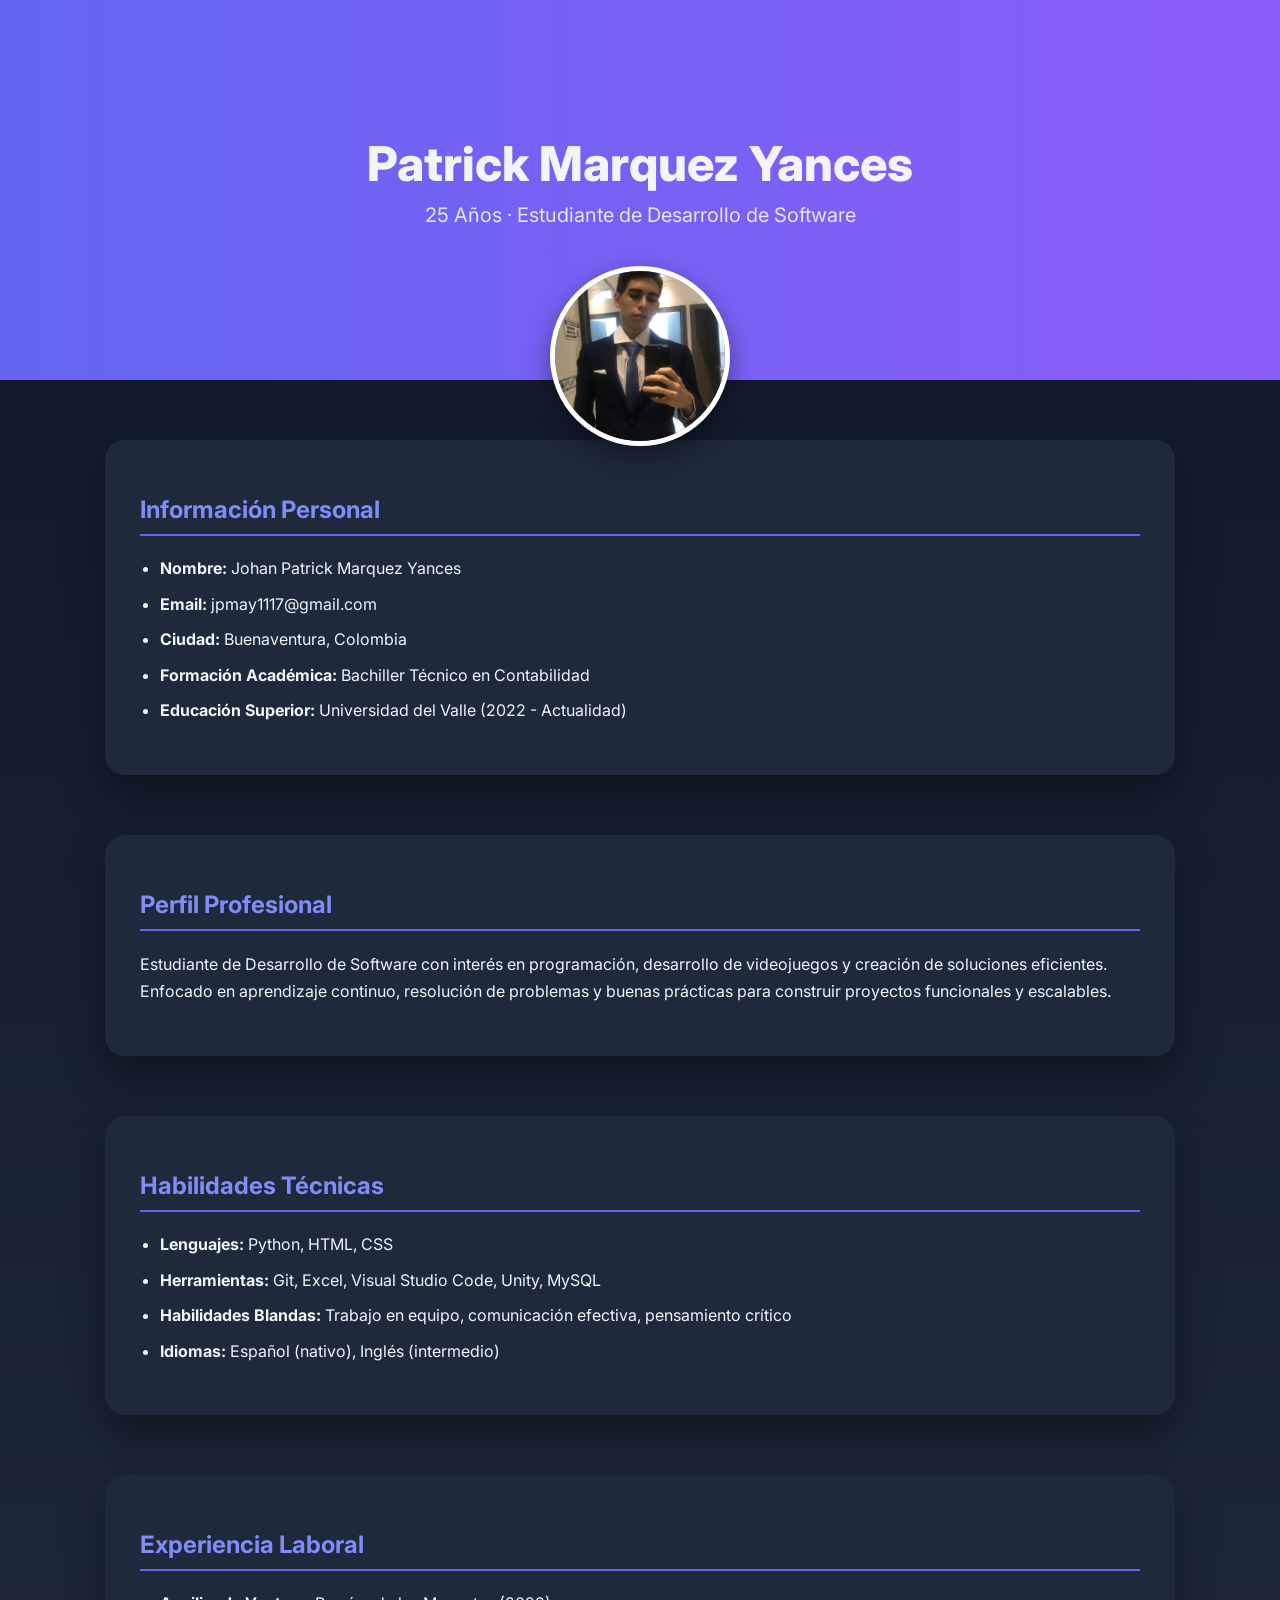
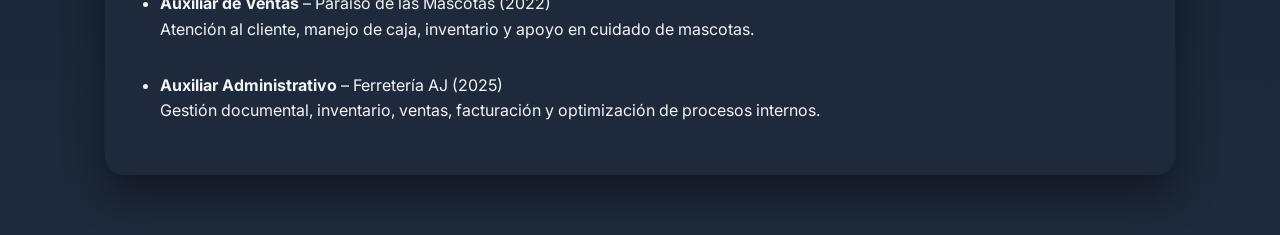
<file: index.html>
<!DOCTYPE html>
<html lang="es">
<head>
    <meta charset="UTF-8">
    <title>Who is Ax?</title>
    <meta name="viewport" content="width=device-width, initial-scale=1.0">
    <link rel="stylesheet" href="css/index.css">
    <link rel="preconnect" href="https://fonts.googleapis.com">
    <link href="https://fonts.googleapis.com/css2?family=Inter:wght@400;600;800&display=swap" rel="stylesheet">

        <script type="application/ld+json">
                {
                    "@context": "https://schema.org",
                    "@type": "Person",
                    "name": "Johan Patrick Marquez Yances",
                    "alternateName": "Patrick Marquez Yances",
                    "jobTitle": "Estudiante de Desarrollo de Software",
                    "email": "mailto:jpmay1117@gmail.com",
                    },
                    "alumniOf": {
                        "@type": "CollegeOrUniversity",
                        "name": "Universidad del Valle"
                    },
                    "knowsAbout": [
                        "Python",
                        "HTML",
                        "CSS",
                        "Desarrollo de Software",
                        "Desarrollo de videojuegos"
                    ],
                    "sameAs": [
                        "https://github.com/Axwyk",
                        "www.linkedin.com/in/axwyk"
                    ]
                }
        </script>
</head>
<body>

    <header class="bloque">
        <div class="bloque-content">
            <h1>Patrick Marquez Yances</h1>
            <p>25 Años · Estudiante de Desarrollo de Software</p>
        </div>

        <div class="bloque-img">
            <img src="fotoprueba2.JPG" alt="Foto de perfil">
        </div>
    </header>

    <section class="card">
        <h2>Información Personal</h2>
        <ul>
            <li><strong>Nombre:</strong> Johan Patrick Marquez Yances</li>
            <li><strong>Email:</strong> jpmay1117@gmail.com</li>
            <li><strong>Ciudad:</strong> Buenaventura, Colombia</li>
            <li><strong>Formación Académica:</strong> Bachiller Técnico en Contabilidad</li>
            <li><strong>Educación Superior:</strong> Universidad del Valle (2022 - Actualidad)</li>
        </ul>
    </section>

    <section class="card">
        <h2>Perfil Profesional</h2>
        <p>
            Estudiante de Desarrollo de Software con interés en programación,
            desarrollo de videojuegos y creación de soluciones eficientes.
            Enfocado en aprendizaje continuo, resolución de problemas y buenas prácticas
            para construir proyectos funcionales y escalables.
        </p>
    </section>

    <section class="card">
        <h2>Habilidades Técnicas</h2>
        <ul>
            <li><strong>Lenguajes:</strong> Python, HTML, CSS</li>
            <li><strong>Herramientas:</strong> Git, Excel, Visual Studio Code, Unity, MySQL</li>
            <li><strong>Habilidades Blandas:</strong> Trabajo en equipo, comunicación efectiva, pensamiento crítico</li>
            <li><strong>Idiomas:</strong> Español (nativo), Inglés (intermedio)</li>
        </ul>
    </section>

    <section class="card">
        <h2>Experiencia Laboral</h2>
        <ul>
            <li>
                <strong>Auxiliar de Ventas</strong> – Paraíso de las Mascotas (2022)
                <br>
                Atención al cliente, manejo de caja, inventario y apoyo en cuidado de mascotas.
            </li>
            <br>
            <li>
                <strong>Auxiliar Administrativo</strong> – Ferretería AJ (2025)
                <br>
                Gestión documental, inventario, ventas, facturación y optimización de procesos internos.
            </li>
        </ul>
    </section>

</body>

</html>
</file>
<file: css/index.css>
:root {
    --fondo-oscuro: #0f172a;
    --fondo-tarjeta: #1e293b;

    --color-principal: #6366f1;
    --color-secundario: #8b5cf6;

    --texto-principal: #f1f5f9;
    --texto-suave: #e0e7ff;

    --acento: #818cf8;
    --borde-acento: #6366f1;
}

body {
    margin: 0;
    font-family: "Inter", sans-serif;
    background: linear-gradient(180deg, var(--fondo-oscuro), var(--fondo-tarjeta));
    color: var(--texto-principal);
}

.bloque {
    height: 380px;
    background: linear-gradient(90deg, var(--color-principal), var(--color-secundario));
    display: flex;
    align-items: center;
    justify-content: center;
    flex-direction: column;
    text-align: center;
    position: relative;
}

.bloque-content h1 {
    font-size: 48px;
    margin: 0;
    font-weight: 800;
}

.bloque-content p {
    font-size: 20px;
    margin-top: 10px;
    color: var(--texto-suave);
}

.bloque-img {
    position: absolute;
    bottom: -70px;
}

.bloque-img img {
    width: 170px;
    height: 170px;
    border-radius: 50%;
    border: 5px solid white;
    object-fit: cover;
    object-position: center 30%;
    box-shadow: 0 10px 25px rgba(0,0,0,0.4);
}

.card {
    width: 85%;
    max-width: 1000px;
    margin: 60px auto;
    background: var(--fondo-tarjeta);
    padding: 35px;
    border-radius: 20px;
    box-shadow: 0 20px 40px rgba(0,0,0,0.4);
    transition: transform 0.3s ease;
}

.card:hover {
    transform: translateY(-6px);
}

.card h2 {
    color: var(--acento);
    margin-bottom: 20px;
    border-bottom: 2px solid var(--borde-acento);
    padding-bottom: 10px;
}

.card ul {
    padding-left: 20px;
}

.card li {
    margin-bottom: 10px;
    line-height: 1.6;
}

.card p {
    line-height: 1.7;
}
</file>
